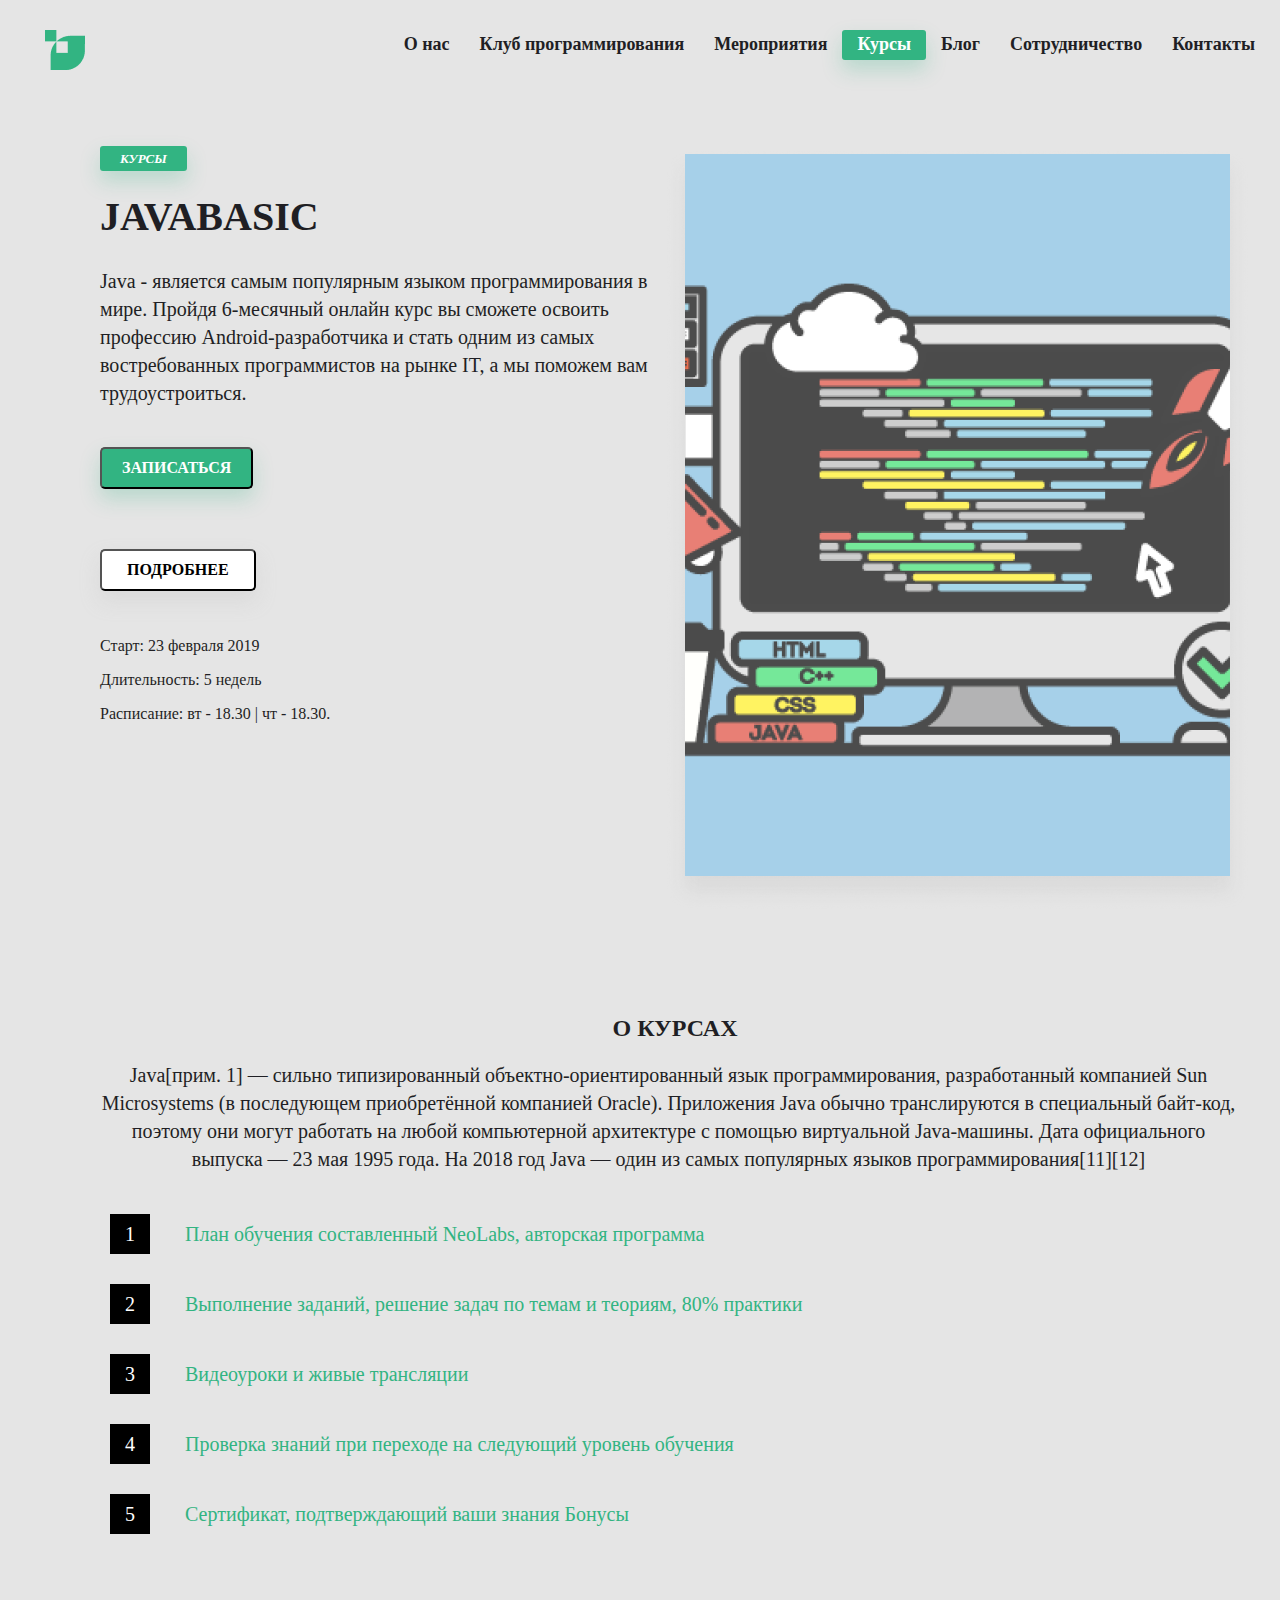
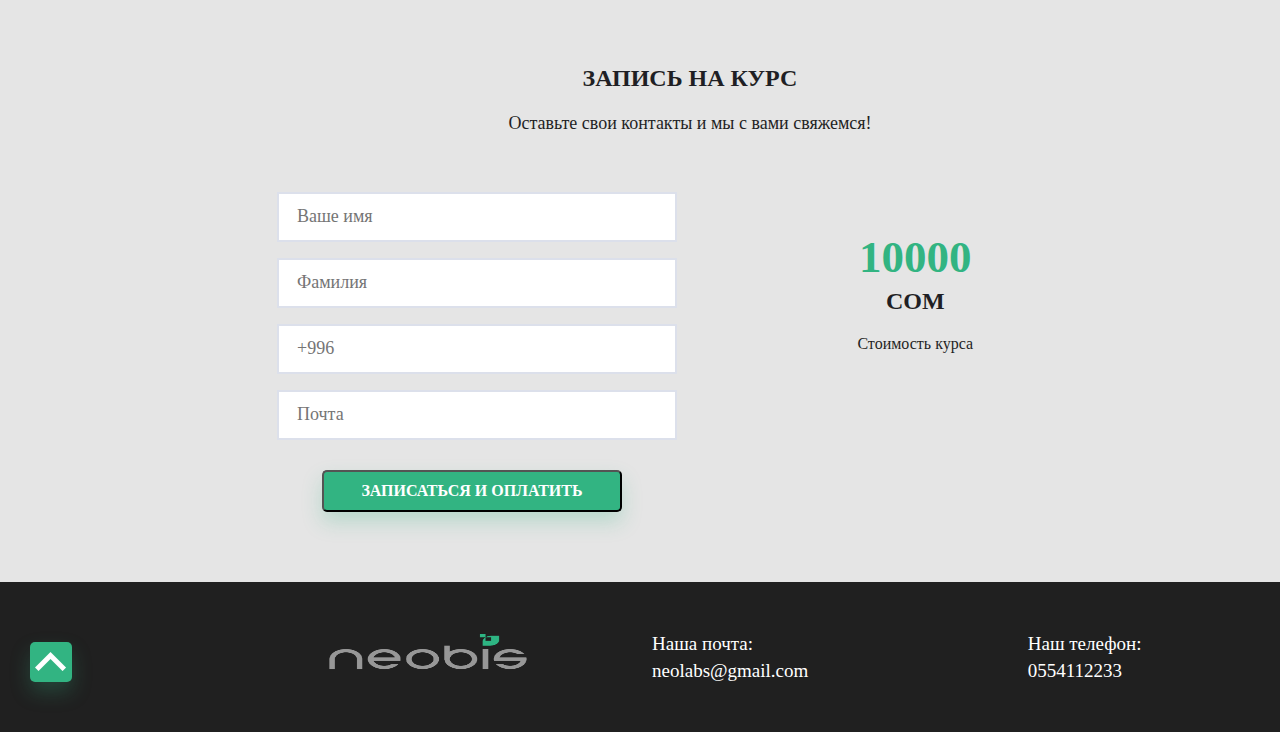
<file: Site_neobis/index.html>
<!DOCTYPE html>
<html lang="en">
<head>
	<meta charset="utf-8">
	<title> Site </title>
	<meta name="viewport" content="width=device-width,  maximum-scale=1">
	<link rel="stylesheet" type="text/css" href="style.css">
</head>
<body>
  <div id="root">
      <!-- Все компоненты должны быть внутри diva с классом wrapper--->
	<!--Вот так
		<div class="wrapper">
			<Component>
				...
		</div>

	-->
      <!-- Пожалуйста просто так не измените структуры верстку -->
	    <div class="wrapper">
            <header class="header" id="header">
          	    <div class="header__container">
					<a class="menu-nav__link logo-neobis" href="#">
						<img src="img/logo-neobis.png" >
					</a>
					<nav class="menu-nav">
						<ul class="menu-nav__list">
							<li class="menu-nav__item">
								<a class="menu-nav__link" href="#">О нас</a>
							</li>
							<li class="menu-nav__item">
								<a class="menu-nav__link" href="#">Клуб программирования</a>
							</li>
							<li class="menu-nav__item">
								<a class="menu-nav__link" href="#">Мероприятия</a>
							</li>
							<li class="menu-nav__item">
								<a class="menu-nav__link  active" href="#">Курсы</a>
							</li>
							<li class="menu-nav__item">
								<a class="menu-nav__link" href="#">Блог </a>
							</li>
							<li class="menu-nav__item">
								<a class="menu-nav__link" href="#">Сотрудничество</a>
							</li>
							<li class="menu-nav__item">
								<a class="menu-nav__link" href="#">Контакты </a>
							</li>
						</ul>
					</nav>
	
				
			    </div>
            </header>
          	<main class="main">
          		<div class="info">
          			<div class="description-content">
          				<span class="tags active">КУРСЫ </span>
          				<h1 class="title">JAVABASIC</h1>
          				<div class="description">
          					Java - является самым популярным языком программирования в мире. Пройдя 6-месячный онлайн курс вы сможете освоить профессию Android-разработчика и стать одним из самых востребованных программистов на рынке IT, а мы поможем вам трудоустроиться. 
          				</div>
          				<button class="btn active"><a href="#form-course">ЗАПИСАТЬСЯ</a></button><br>
          				<button class="btn read-more"><a href="#read-more">ПОДРОБНЕЕ</a></button><br>
          				<p class="start_course"> Старт: 23 февраля 2019</p>
          				<p class="duration_course">Длительность: 5 недель</p>
          				<p class="schedule_course">Расписание: вт - 18.30 | чт - 18.30.</p>

          			</div>
          			<div class="photo-course">
          				<img src="img/photo course.png">
          			</div>          			
          		</div>
          		<div class="about-course" id="read-more">
          			<h1 class="title">О Курсах</h1>
          			<div class="description">Java[прим. 1] — сильно типизированный объектно-ориентированный язык программирования, разработанный компанией Sun Microsystems (в последующем приобретённой компанией Oracle). Приложения Java обычно транслируются в специальный байт-код, поэтому они могут работать на любой компьютерной архитектуре с помощью виртуальной Java-машины. Дата официального выпуска — 23 мая 1995 года. На 2018 год Java — один из самых популярных языков программирования[11][12]</div>
          			<ol class="stage-plan">
          				<li class="stage-plan__item">План обучения составленный NeoLabs, авторская программа</li>
          				<li class="stage-plan__item">Выполнение заданий, решение задач по темам и теориям, 80% практики </li>
          				<li class="stage-plan__item">Видеоуроки и живые трансляции </li>
          				<li class="stage-plan__item">Проверка знаний при переходе на следующий уровень обучения</li>
          				<li class="stage-plan__item">Сертификат, подтверждающий ваши знания Бонусы </li>
          			</ol>
          		</div>
          		<div class="form-course" id="form-course">
          			<h1 class="title">Запись на курс </h1>
					<div class="subtitle">Оставьте свои контакты и мы с вами свяжемся!</div>
					<div class="block-form">
	          			<form action="index.php" method="post" name="application" autocomplete="on"  enctype="text/plain" class="form">
							<input type="text" id="name" name="name" placeholder="Ваше имя" required class="form__input">
							<input type="text" id="surname"  name="surname" placeholder="Фамилия " class="form__input" required>
							<input type="tel" id="phone" name="phone" 
							      placeholder="+996" required class="form__input">
							<input type="email" id="email"
	       						 size="30" required placeholder="Почта" class="form__input">
							<button type="submit" class="active btn">ЗАПИСАТЬСЯ И ОПЛАТИТЬ </button>
						</form>
						<div class="cost-course">
							<h1 class="money">10000 </h1>
							<h2 class="currency"> СОМ </h2>
							<div class="caption-cost-course">Стоимость курса</div>
						</div>
					</div>
          		</div>
          	</main>
          	<footer class="footer">
          		<a href="#header" class="btn btn-top active">
          			<img src="img/btn top.png" class="btn-top__img">
          		</a>
          		<div class="neobis_logo_footer">
          			<img src="img/neobis_logo_footer.png" style="width: 200px; height: 40px;">
          		</div>
          		<div class="our_email">
          			Наша почта: neolabs@gmail.com 
          		</div>
          		<div class="our_tel_number">
          			Наш телефон: 0554112233
          		</div>

          	</footer>
	    </div>
  </div>
</body>
</html>
</file>
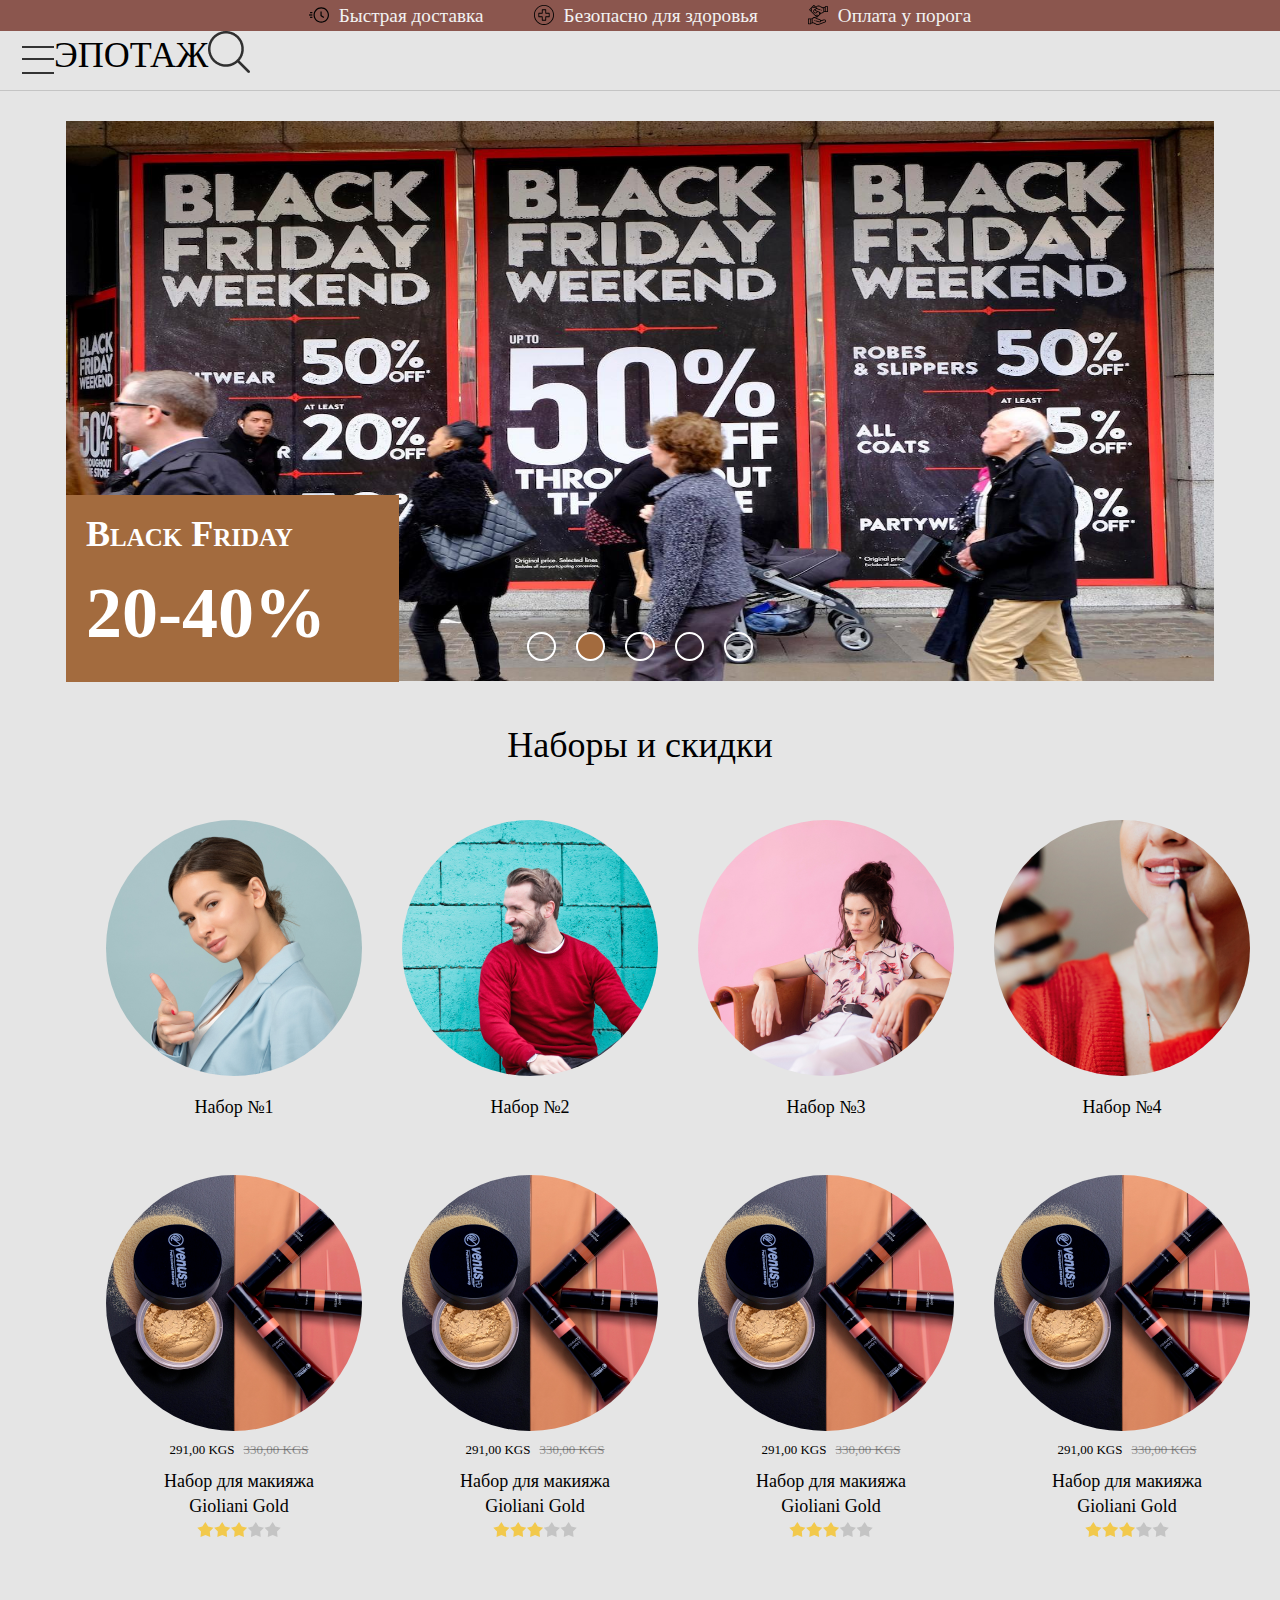
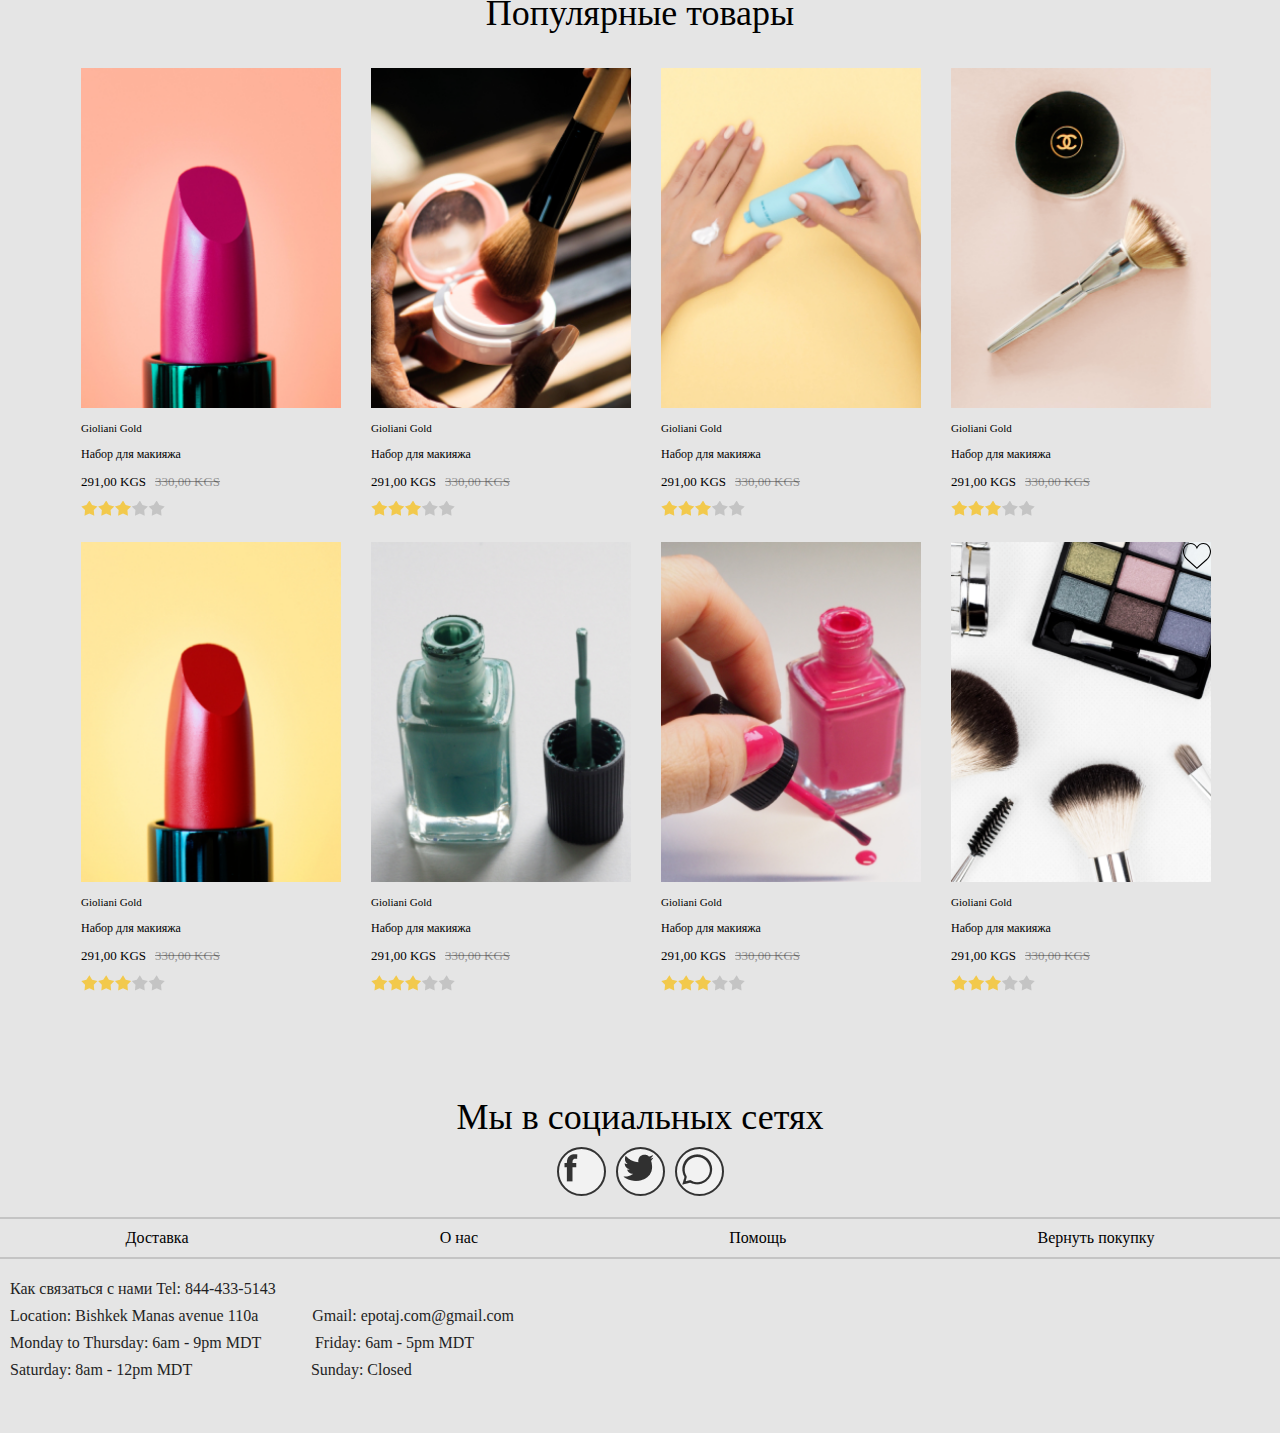
<file: Projects/online_store/first_option/index.html>
﻿<!DOCTYPE html>
<html lang="en">
<head>
	<meta charset="utf-8">
	<title> Site </title>
	<meta name="viewport" content="width=device-width,  maximum-scale=1">
	<link rel="stylesheet" type="text/css" href="style.css">
</head>
<body>
  <div id="root">
      <!-- Все компоненты должны быть внутри diva с классом wrapper--->
	<!--Вот так
		<div class="wrapper">
			<Component>
				...
		</div>

	-->
      <!-- Пожалуйста просто так не измените структуры верстку -->
	    <div class="wrapper">
            <header class="header" id="header">
            	<div class="message">
            		<span class="message-item icon-1">Быстрая доставка</span>
            		<span class="message-item icon-2">Безопасно для здоровья </span>
            		<span class="message-item icon-3">Оплата у порога</span>

            	</div>
          	    <div class="header__container">
          	    	
						<input id="menu__toggle" type="checkbox" />
						    <label class="menu__btn" for="menu__toggle">
						      <span></span>
						    </label>
					<div class="logo title">
						ЭПОТАЖ
					</div>
					<img src="images/Vector.png" class="search-img">    
					
				
			    </div>
			    <ul class="menu__box">
					
				</ul>
            </header>

          	<main class="main">
          		<div class="slider-banner active" id="photo">
					<div class="wrap">
							<div class="slider-item fade">
								<img src="img/black-friday-fashion-friends-1345082.png" alt="slider">
								<div class="discount-content">
									<h3 class="discount-title">Black Friday </h3>
									<h2 class="discount-percent"> 20-35% </h2>
								</div>
							</div>
							<div class="slider-item fade">
								<img src="img/blackfridayanuncios.jpg" alt="slider">
								<div class="discount-content">
									<h3 class="discount-title">Black Friday </h3>
									<h2 class="discount-percent"> 20-40% </h2>
								</div>
							</div>
							<div class="slider-item fade">
								<img src="img/365-hero-lg.fit_limit.size_800x450.v_1549049307.jpg" alt="slider">
								<div class="discount-content">
									<h3 class="discount-title">Black Friday </h3>
									<h2 class="discount-percent"> 10-20% </h2>
								</div>
							</div>
							<div class="slider-item fade">
								<img src="img/Black-friday-shopping-920x518.jpg" alt="slider">
								<div class="discount-content">
									<h3 class="discount-title">Black Friday </h3>
									<h2 class="discount-percent"> 10-15% </h2>
								</div>
							</div>
							<div class="slider-item fade">
								<img src="img/6x3_BlackFriday_OR.jpg" alt="slider">
								<div class="discount-content">
									<h3 class="discount-title">Black Friday </h3>
									<h2 class="discount-percent"> 20-25% </h2>
								</div>
							</div>
							<div class="slider-dots">
								<div class="dot dot-active"></div>
								<div class="dot"></div>
								<div class="dot"></div>
								<div class="dot"></div>
								<div class="dot"></div>
							</div>
					</div>
				</div>
				<div class="content active">
					<h1 class="title set-content__title">Наборы и скидки</h1>
		        		<div class="first-row set-content">
		        			<div class="prev-slide"></div>
		        			<div class="slider-set">
		        				<div class="set-item">
		        					<a href="#">
		        						<img src="img/blue-contemporary-facial-expression-1036622.png" class="set-img">
		        						<h2 class="title">Набор №1</h2>
		        					</a>
		        				</div>
		        				<div class="set-item">
		        					<a href="#">
		        						<img src="img/adult-beard-cement-845434.png" class="set-img">
		        						<h2 class="title">Набор №2</h2>
		        					</a>
		        				</div>
		        				<div class="set-item">
		        					<a href="#">
		        						<img src="img/attractive-beautiful-chair-1070030.png" class="set-img">
		        						<h2 class="title">Набор №3</h2>
		        					</a>
		        				</div>
		        				<div class="set-item">
		        					<a href="#">
		        						<img src="img/close-up-colors-compact-mirror-1898290.png" class="set-img">
		        						<h2 class="title">Набор №4</h2>
		        					</a>
		        				</div>
		        			</div>
		        			<div class="next-slide"></div>
		        			</div>
		        		</div>
		        		<div class="seconf-row set-content">
		        			<div class="prev-slide"></div>
		        			<div class="slider-set">
		        				<div class="set-item">
		        					<a href="#">
		        						<img src="img/beautiful-woman-liquid-make-up-1776318.png" class="set-img">
		        						<div class="description">
		        							<span class="discount-price">291,00 KGS</span>
		        							<span class="price-product">330,00 KGS </span>
		        							<h2 class="title">Набор для макияжа Gioliani Gold </h2>
		        							<div class="feedbacks">
		        								<div class="feedback  feedback-good"> </div>
			        							<div class="feedback  feedback-good"> </div>
			        							<div class="feedback  feedback-good"> </div>
			        							<div class="feedback  feedback-bad"> </div>
			        							<div class="feedback  feedback-bad"> </div>
		        							</div>
		        						</div>
		        					</a>
		        				</div>
		        				<div class="set-item">
		        					<a href="#">
		        						<img src="img/beautiful-woman-liquid-make-up-1776318.png" class="set-img">
		        						<div class="description">
		        							<span class="discount-price">291,00 KGS</span>
		        							<span class="price-product">330,00 KGS </span>
		        							<h2 class="title">Набор для макияжа Gioliani Gold </h2>
		        							<div class="feedbacks">
		        								<div class="feedback  feedback-good"> </div>
			        							<div class="feedback  feedback-good"> </div>
			        							<div class="feedback  feedback-good"> </div>
			        							<div class="feedback  feedback-bad"> </div>
			        							<div class="feedback  feedback-bad"> </div>
		        							</div>
		        						</div>
		        					</a>
		        				</div>
		        				<div class="set-item">
		        					<a href="#">
		        						<img src="img/beautiful-woman-liquid-make-up-1776318.png" class="set-img">
		        						<div class="description">
		        							<span class="discount-price">291,00 KGS</span>
		        							<span class="price-product">330,00 KGS </span>
		        							<h2 class="title">Набор для макияжа Gioliani Gold </h2>
		        							<div class="feedbacks">
		        								<div class="feedback  feedback-good"> </div>
			        							<div class="feedback  feedback-good"> </div>
			        							<div class="feedback  feedback-good"> </div>
			        							<div class="feedback  feedback-bad"> </div>
			        							<div class="feedback  feedback-bad"> </div>
		        							</div>
		        						</div>
		        					</a>
		        				</div>
		        				<div class="set-item">
		        					<a href="#">
		        						<img src="img/beautiful-woman-liquid-make-up-1776318.png" class="set-img">
		        						<div class="description">
		        							<span class="discount-price">291,00 KGS</span>
		        							<span class="price-product">330,00 KGS </span>
		        							<h2 class="title">Набор для макияжа Gioliani Gold </h2>
		        							<div class="feedbacks">
		        								<div class="feedback  feedback-good"> </div>
			        							<div class="feedback  feedback-good"> </div>
			        							<div class="feedback  feedback-good"> </div>
			        							<div class="feedback  feedback-bad"> </div>
			        							<div class="feedback  feedback-bad"> </div>
		        							</div>
		        						</div>
		        					</a>
		        				</div>
		        			</div>
		        			<div class="next-slide"></div>
		        		</div>
		        		
		        	<h1 class="title set-content__title">Популярные товары</h1>
		        	<div class="popular-goods__content"> 
		        		<div class="popular-goods"> 
						<div class="item">
							<a href="#">
								<img src="images/accessory-background-beauty-988863.png"  class="foto">
		        						<div class="description">
		        							<h2 class="name-product">Gioliani Gold </h2>
		        							<h2 class="product-type">Набор для макияжа</h2>
		        							<span class="discount-price">291,00 KGS</span>
		        							<span class="price-product">330,00 KGS </span>
		        							<div class="feedbacks">
		        								<div class="feedback  feedback-good"> </div>
			        							<div class="feedback  feedback-good"> </div>
			        							<div class="feedback  feedback-good"> </div>
			        							<div class="feedback  feedback-bad"> </div>
			        							<div class="feedback  feedback-bad"> </div>
		        							</div>
		        				</div>
							</a>
						</div>
						<div class="item">
							<a href="#">
								<img src="images/adult-applying-blush-1332186.png"  class="foto">
		        						<div class="description">
		        							<h2 class="name-product">Gioliani Gold </h2>
		        							<h2 class="product-type">Набор для макияжа</h2>
		        							<span class="discount-price">291,00 KGS</span>
		        							<span class="price-product">330,00 KGS </span>
		        							<div class="feedbacks">
		        								<div class="feedback  feedback-good"> </div>
			        							<div class="feedback  feedback-good"> </div>
			        							<div class="feedback  feedback-good"> </div>
			        							<div class="feedback  feedback-bad"> </div>
			        							<div class="feedback  feedback-bad"> </div>
		        							</div>
		        				</div>
							</a>
						</div>
						<div class="item">
							<a href="#">
								<img src="images/adult-beauty-cosmetic-1029896.png"  class="foto">
		        						<div class="description">
		        							<h2 class="name-product">Gioliani Gold </h2>
		        							<h2 class="product-type">Набор для макияжа</h2>
		        							<span class="discount-price">291,00 KGS</span>
		        							<span class="price-product">330,00 KGS </span>
		        							<div class="feedbacks">
		        								<div class="feedback  feedback-good"> </div>
			        							<div class="feedback  feedback-good"> </div>
			        							<div class="feedback  feedback-good"> </div>
			        							<div class="feedback  feedback-bad"> </div>
			        							<div class="feedback  feedback-bad"> </div>
		        							</div>
		        				</div>
							</a>
						</div>
						<div class="item">
							<a href="#">
								<img src="images/background-brand-chanel-1470165.png"  class="foto">
		        						<div class="description">
		        							<h2 class="name-product">Gioliani Gold </h2>
		        							<h2 class="product-type">Набор для макияжа</h2>
		        							<span class="discount-price">291,00 KGS</span>
		        							<span class="price-product">330,00 KGS </span>
		        							<div class="feedbacks">
		        								<div class="feedback  feedback-good"> </div>
			        							<div class="feedback  feedback-good"> </div>
			        							<div class="feedback  feedback-good"> </div>
			        							<div class="feedback  feedback-bad"> </div>
			        							<div class="feedback  feedback-bad"> </div>
		        							</div>
		        				</div>
							</a>
						</div>
						<div class="item">
							<a href="#">
								<img src="images/beauty-close-up-cosmetics-1615017.png"  class="foto">
		        						<div class="description">
		        							<h2 class="name-product">Gioliani Gold </h2>
		        							<h2 class="product-type">Набор для макияжа</h2>
		        							<span class="discount-price">291,00 KGS</span>
		        							<span class="price-product">330,00 KGS </span>
		        							<div class="feedbacks">
		        								<div class="feedback  feedback-good"> </div>
			        							<div class="feedback  feedback-good"> </div>
			        							<div class="feedback  feedback-good"> </div>
			        							<div class="feedback  feedback-bad"> </div>
			        							<div class="feedback  feedback-bad"> </div>
		        							</div>
		        				</div>
							</a>
						</div>
						<div class="item">
							<a href="#">
								<img src="images/bottle-brush-close-to-755993.png"  class="foto">
		        						<div class="description">
		        							<h2 class="name-product">Gioliani Gold </h2>
		        							<h2 class="product-type">Набор для макияжа</h2>
		        							<span class="discount-price">291,00 KGS</span>
		        							<span class="price-product">330,00 KGS </span>
		        							<div class="feedbacks">
		        								<div class="feedback  feedback-good"> </div>
			        							<div class="feedback  feedback-good"> </div>
			        							<div class="feedback  feedback-good"> </div>
			        							<div class="feedback  feedback-bad"> </div>
			        							<div class="feedback  feedback-bad"> </div>
		        							</div>
		        				</div>
							</a>
						</div>
						<div class="item">
							<a href="#">
								<img src="images/bottle-brush-close-up-791157.png"  class="foto">
		        						<div class="description">
		        							<h2 class="name-product">Gioliani Gold </h2>
		        							<h2 class="product-type">Набор для макияжа</h2>
		        							<span class="discount-price">291,00 KGS</span>
		        							<span class="price-product">330,00 KGS </span>
		        							<div class="feedbacks">
		        								<div class="feedback  feedback-good"> </div>
			        							<div class="feedback  feedback-good"> </div>
			        							<div class="feedback  feedback-good"> </div>
			        							<div class="feedback  feedback-bad"> </div>
			        							<div class="feedback  feedback-bad"> </div>
		        							</div>
		        				</div>
							</a>
						</div>
						<div class="item">
							<a href="#">
								<img src="images/cosmetic-eyeshadow-make-up-208052.png" class="foto">
		        						<div class="description">
		        							<h2 class="name-product">Gioliani Gold </h2>
		        							<h2 class="product-type">Набор для макияжа</h2>
		        							<span class="discount-price">291,00 KGS</span>
		        							<span class="price-product">330,00 KGS </span>
		        							<div class="feedbacks">
		        								<div class="feedback  feedback-good"> </div>
			        							<div class="feedback  feedback-good"> </div>
			        							<div class="feedback  feedback-good"> </div>
			        							<div class="feedback  feedback-bad"> </div>
			        							<div class="feedback  feedback-bad"> </div>
		        							</div>
		        				</div>
		        				<img src="icons/like.svg" class="like-img">
							</a>
						</div>
					  </div>
		        	</div>
				<div class="content-category">
					<div class="navigation">
	          			<div class="home">Home</div>
	          			<div class="arrow"></div>
	          			<div class="category">Макияж</div>
	          		</div>
				</div>
          	</main>
          	<footer class="footer">
          		<div class="social-networks-content">
          			<h1 class="title">Мы в социальных сетях </h1>
          			<div class="social-networks-link">
          				<a href=""><img src="images/Vector (2).png"></a>
          				<a href=""><img src="images/Vector (1).png"></a>
          				<a href=""><img src="images/Vector (3).png"></a>
          			</div>
          			<ul class="footer-links">
          						<li><a href="#">Доставка</a></li>
          						<li><a href="#">О нас </a></li>
          						<li><a href="#">Помощь</a></li>
          						<li><a href="#">Вернуть покупку</a></li>
          						
          			</ul>
          			<div class="connection">
          				Как связаться с нами Tel: 844-433-5143 <br>Location: Bishkek Manas avenue 110a    <span>Gmail: epotaj.com@gmail.com </span><br>Monday to Thursday: 6am - 9pm MDT <span>Friday: 6am - 5pm MDT</span><br> Saturday: 8am - 12pm MDT <span class="span-3">Sunday: Closed</span>
          			</div>
          		</div>
        	</footer>   
	    </div>
  </div>
   <script src="script.js"></script>  
</body>
</html>
</file>
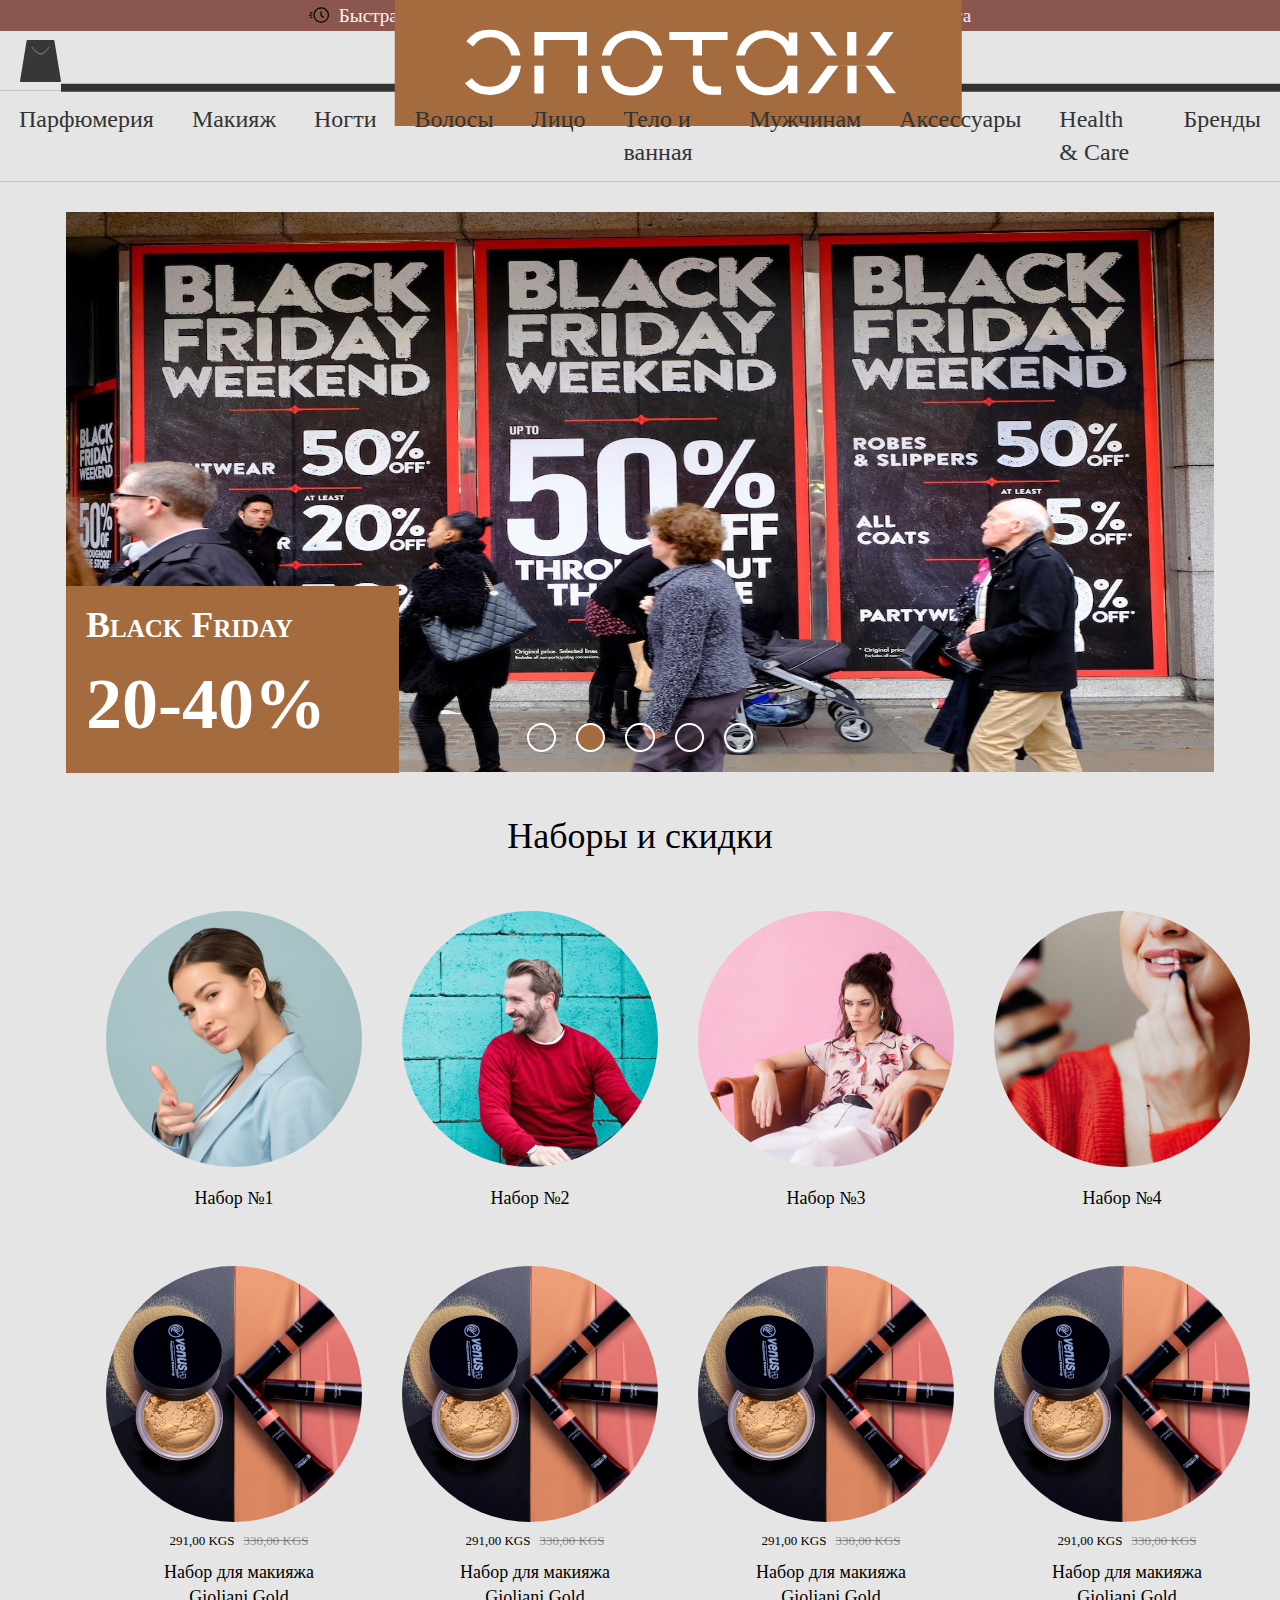
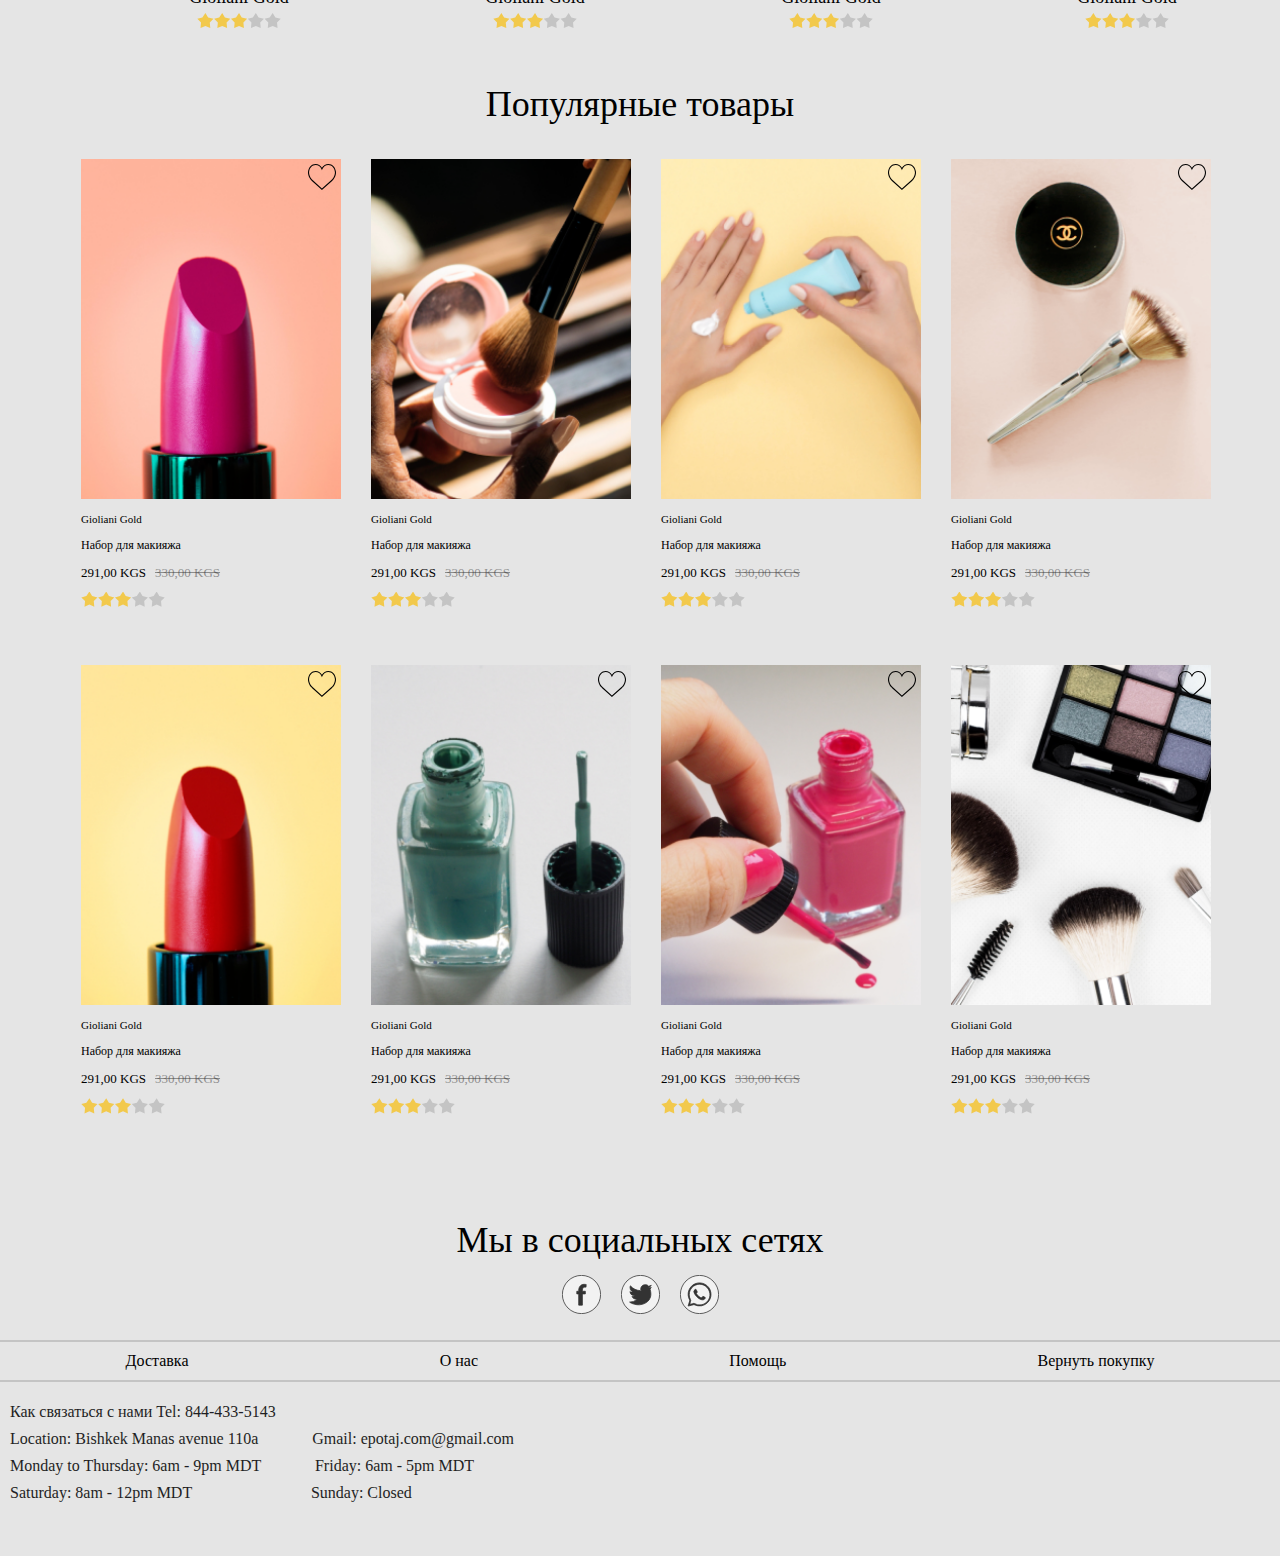
<file: Projects/online_store/second_option/index2.html>
﻿<!DOCTYPE html>
<html lang="en">
<head>
	<meta charset="utf-8">
	<title> Site </title>
	<meta name="viewport" content="width=device-width,  maximum-scale=1">
	<link rel="stylesheet" type="text/css" href="style2.css">
</head>
<body>
  <div id="root">
      <!-- Все компоненты должны быть внутри diva с классом wrapper--->
	<!--Вот так
		<div class="wrapper">
			<Component>
				...
		</div>

	-->
      <!-- Пожалуйста просто так не измените структуры верстку -->
	    <div class="wrapper">
            <header class="header" id="header">
            	<div class="message">
            		<span class="message-item icon-1">Быстрая доставка</span>
            		<span class="message-item icon-2">Безопасно для здоровья </span>
            		<span class="message-item icon-3">Оплата у порога</span>

            	</div>
          	    <div class="header__container">         	    					
					<img src="icons/shopping bag.svg" class="basket-img">  
					<img src="icons/logo epotaj.svg" class="logo-site">
					<img src="images/Vector.png" class="search-img">   								
			    </div>
			    <ul class="menu__box">
					<li><a class="menu__item" href="#">Парфюмерия </a></li>
					<li><a class="menu__item" href="#">Макияж</a></li>
					<li><a class="menu__item" href="#"> Ногти</a></li>
					<li><a class="menu__item" href="#">Волосы </a></li>
					<li><a class="menu__item" href="#">Лицо </a></li>
					<li><a class="menu__item" href="#">Тело и ванная </a></li>
					<li><a class="menu__item" href="#"> Мужчинам </a></li>
					<li><a class="menu__item" href="#"> Аксессуары</a></li>
					<li><a class="menu__item" href="#">Health & Care  </a></li>
					<li><a class="menu__item" href="#">Бренды </a></li>
				</ul>
            </header>

          	<main class="main">
          		<div class="slider-banner active" id="photo">
					<div class="wrap">
							<div class="slider-item fade">
								<img src="img/black-friday-fashion-friends-1345082.png" alt="slider">
								<div class="discount-content">
									<h3 class="discount-title">Black Friday </h3>
									<h2 class="discount-percent"> 20-35% </h2>
								</div>
							</div>
							<div class="slider-item fade">
								<img src="img/blackfridayanuncios.jpg" alt="slider">
								<div class="discount-content">
									<h3 class="discount-title">Black Friday </h3>
									<h2 class="discount-percent"> 20-40% </h2>
								</div>
							</div>
							<div class="slider-item fade">
								<img src="img/365-hero-lg.fit_limit.size_800x450.v_1549049307.jpg" alt="slider">
								<div class="discount-content">
									<h3 class="discount-title">Black Friday </h3>
									<h2 class="discount-percent"> 10-20% </h2>
								</div>
							</div>
							<div class="slider-item fade">
								<img src="img/Black-friday-shopping-920x518.jpg" alt="slider">
								<div class="discount-content">
									<h3 class="discount-title">Black Friday </h3>
									<h2 class="discount-percent"> 10-15% </h2>
								</div>
							</div>
							<div class="slider-item fade">
								<img src="img/6x3_BlackFriday_OR.jpg" alt="slider">
								<div class="discount-content">
									<h3 class="discount-title">Black Friday </h3>
									<h2 class="discount-percent"> 20-25% </h2>
								</div>
							</div>
							<div class="slider-dots">
								<div class="dot dot-active"></div>
								<div class="dot"></div>
								<div class="dot"></div>
								<div class="dot"></div>
								<div class="dot"></div>
							</div>
					</div>
				</div>
				<div class="content">

					<h1 class="title set-content__title">Наборы и скидки</h1>
		        		<div class="first-row set-content">
		        			<div class="prev-slide"></div>
		        			<div class="slider-set">
		        				<div class="set-item">
		        					<a href="#">
		        						<img src="img/blue-contemporary-facial-expression-1036622.png" class="set-img">
		        						<h2 class="title">Набор №1</h2>
		        					</a>
		        				</div>
		        				<div class="set-item">
		        					<a href="#">
		        						<img src="img/adult-beard-cement-845434.png" class="set-img">
		        						<h2 class="title">Набор №2</h2>
		        					</a>
		        				</div>
		        				<div class="set-item">
		        					<a href="#">
		        						<img src="img/attractive-beautiful-chair-1070030.png" class="set-img">
		        						<h2 class="title">Набор №3</h2>
		        					</a>
		        				</div>
		        				<div class="set-item">
		        					<a href="#">
		        						<img src="img/close-up-colors-compact-mirror-1898290.png" class="set-img">
		        						<h2 class="title">Набор №4</h2>
		        					</a>
		        				</div>
		        			</div>
		        			<div class="next-slide"></div>
		        			</div>
		        		</div>
		        		<div class="seconf-row set-content">
		        			<div class="prev-slide"></div>
		        			<div class="slider-set">
		        				<div class="set-item">
		        					<a href="#">
		        						<img src="img/beautiful-woman-liquid-make-up-1776318.png" class="set-img">
		        						<div class="description">
		        							<span class="discount-price">291,00 KGS</span>
		        							<span class="price-product">330,00 KGS </span>
		        							<h2 class="title">Набор для макияжа Gioliani Gold </h2>
		        							<div class="feedbacks">
		        								<div class="feedback  feedback-good"> </div>
			        							<div class="feedback  feedback-good"> </div>
			        							<div class="feedback  feedback-good"> </div>
			        							<div class="feedback  feedback-bad"> </div>
			        							<div class="feedback  feedback-bad"> </div>
		        							</div>
		        						</div>
		        					</a>
		        				</div>
		        				<div class="set-item">
		        					<a href="#">
		        						<img src="img/beautiful-woman-liquid-make-up-1776318.png" class="set-img">
		        						<div class="description">
		        							<span class="discount-price">291,00 KGS</span>
		        							<span class="price-product">330,00 KGS </span>
		        							<h2 class="title">Набор для макияжа Gioliani Gold </h2>
		        							<div class="feedbacks">
		        								<div class="feedback  feedback-good"> </div>
			        							<div class="feedback  feedback-good"> </div>
			        							<div class="feedback  feedback-good"> </div>
			        							<div class="feedback  feedback-bad"> </div>
			        							<div class="feedback  feedback-bad"> </div>
		        							</div>
		        						</div>
		        					</a>
		        				</div>
		        				<div class="set-item">
		        					<a href="#">
		        						<img src="img/beautiful-woman-liquid-make-up-1776318.png" class="set-img">
		        						<div class="description">
		        							<span class="discount-price">291,00 KGS</span>
		        							<span class="price-product">330,00 KGS </span>
		        							<h2 class="title">Набор для макияжа Gioliani Gold </h2>
		        							<div class="feedbacks">
		        								<div class="feedback  feedback-good"> </div>
			        							<div class="feedback  feedback-good"> </div>
			        							<div class="feedback  feedback-good"> </div>
			        							<div class="feedback  feedback-bad"> </div>
			        							<div class="feedback  feedback-bad"> </div>
		        							</div>
		        						</div>
		        					</a>
		        				</div>
		        				<div class="set-item">
		        					<a href="#">
		        						<img src="img/beautiful-woman-liquid-make-up-1776318.png" class="set-img">
		        						<div class="description">
		        							<span class="discount-price">291,00 KGS</span>
		        							<span class="price-product">330,00 KGS </span>
		        							<h2 class="title">Набор для макияжа Gioliani Gold </h2>
		        							<div class="feedbacks">
		        								<div class="feedback  feedback-good"> </div>
			        							<div class="feedback  feedback-good"> </div>
			        							<div class="feedback  feedback-good"> </div>
			        							<div class="feedback  feedback-bad"> </div>
			        							<div class="feedback  feedback-bad"> </div>
		        							</div>
		        						</div>
		        					</a>
		        				</div>
		        			</div>
		        			<div class="next-slide"></div>
		        		</div>
		        		
		        	<h1 class="title set-content__title">Популярные товары</h1>
		        	<div class="popular-goods__content"> 
		        		<div class="popular-goods"> 
						<div class="item">
							<a href="#">
								<img src="images/accessory-background-beauty-988863.png"  class="foto">
		        						<div class="description">
		        							<h2 class="name-product">Gioliani Gold </h2>
		        							<h2 class="product-type">Набор для макияжа</h2>
		        							<span class="discount-price">291,00 KGS</span>
		        							<span class="price-product">330,00 KGS </span>
		        							<div class="feedbacks">
		        								<div class="feedback  feedback-good"> </div>
			        							<div class="feedback  feedback-good"> </div>
			        							<div class="feedback  feedback-good"> </div>
			        							<div class="feedback  feedback-bad"> </div>
			        							<div class="feedback  feedback-bad"> </div>
		        							</div>
		        				</div>
							</a>
							<img src="icons/like.svg" class="like-img">
						</div>
						<div class="item">
							<a href="#">
								<img src="images/adult-applying-blush-1332186.png"  class="foto">
		        						<div class="description">
		        							<h2 class="name-product">Gioliani Gold </h2>
		        							<h2 class="product-type">Набор для макияжа</h2>
		        							<span class="discount-price">291,00 KGS</span>
		        							<span class="price-product">330,00 KGS </span>
		        							<div class="feedbacks">
		        								<div class="feedback  feedback-good"> </div>
			        							<div class="feedback  feedback-good"> </div>
			        							<div class="feedback  feedback-good"> </div>
			        							<div class="feedback  feedback-bad"> </div>
			        							<div class="feedback  feedback-bad"> </div>
		        							</div>
		        				
		        				</div>
							</a>
							<div class="heart"></div>
						</div>
						<div class="item">
							<a href="#">
								<img src="images/adult-beauty-cosmetic-1029896.png"  class="foto">
		        						<div class="description">
		        							<h2 class="name-product">Gioliani Gold </h2>
		        							<h2 class="product-type">Набор для макияжа</h2>
		        							<span class="discount-price">291,00 KGS</span>
		        							<span class="price-product">330,00 KGS </span>
		        							<div class="feedbacks">
		        								<div class="feedback  feedback-good"> </div>
			        							<div class="feedback  feedback-good"> </div>
			        							<div class="feedback  feedback-good"> </div>
			        							<div class="feedback  feedback-bad"> </div>
			        							<div class="feedback  feedback-bad"> </div>
		        							</div>
		        			
		        				</div>
							</a>
							<img src="icons/like.svg" class="like-img">
						</div>
						<div class="item">
							<a href="#">
								<img src="images/background-brand-chanel-1470165.png"  class="foto">
		        						<div class="description">
		        							<h2 class="name-product">Gioliani Gold </h2>
		        							<h2 class="product-type">Набор для макияжа</h2>
		        							<span class="discount-price">291,00 KGS</span>
		        							<span class="price-product">330,00 KGS </span>
		        							<div class="feedbacks">
		        								<div class="feedback  feedback-good"> </div>
			        							<div class="feedback  feedback-good"> </div>
			        							<div class="feedback  feedback-good"> </div>
			        							<div class="feedback  feedback-bad"> </div>
			        							<div class="feedback  feedback-bad"> </div>
		        							</div>
		        				</div>
							</a>
							<img src="icons/like.svg" class="like-img">
						</div>
						<div class="item">
							<a href="#">
								<img src="images/beauty-close-up-cosmetics-1615017.png"  class="foto">
		        						<div class="description">
		        							<h2 class="name-product">Gioliani Gold </h2>
		        							<h2 class="product-type">Набор для макияжа</h2>
		        							<span class="discount-price">291,00 KGS</span>
		        							<span class="price-product">330,00 KGS </span>
		        							<div class="feedbacks">
		        								<div class="feedback  feedback-good"> </div>
			        							<div class="feedback  feedback-good"> </div>
			        							<div class="feedback  feedback-good"> </div>
			        							<div class="feedback  feedback-bad"> </div>
			        							<div class="feedback  feedback-bad"> </div>
		        							</div>
		        				</div>
							</a>
							<img src="icons/like.svg" class="like-img">
						</div>
						<div class="item">
							<a href="#">
								<img src="images/bottle-brush-close-to-755993.png"  class="foto">
		        						<div class="description">
		        							<h2 class="name-product">Gioliani Gold </h2>
		        							<h2 class="product-type">Набор для макияжа</h2>
		        							<span class="discount-price">291,00 KGS</span>
		        							<span class="price-product">330,00 KGS </span>
		        							<div class="feedbacks">
		        								<div class="feedback  feedback-good"> </div>
			        							<div class="feedback  feedback-good"> </div>
			        							<div class="feedback  feedback-good"> </div>
			        							<div class="feedback  feedback-bad"> </div>
			        							<div class="feedback  feedback-bad"> </div>
		        							</div>
		        				</div>
							</a>
							<img src="icons/like.svg" class="like-img">
						</div>
						<div class="item">
							<a href="#">
								<img src="images/bottle-brush-close-up-791157.png"  class="foto">
		        						<div class="description">
		        							<h2 class="name-product">Gioliani Gold </h2>
		        							<h2 class="product-type">Набор для макияжа</h2>
		        							<span class="discount-price">291,00 KGS</span>
		        							<span class="price-product">330,00 KGS </span>
		        							<div class="feedbacks">
		        								<div class="feedback  feedback-good"> </div>
			        							<div class="feedback  feedback-good"> </div>
			        							<div class="feedback  feedback-good"> </div>
			        							<div class="feedback  feedback-bad"> </div>
			        							<div class="feedback  feedback-bad"> </div>
		        							</div>

		        				</div>
							</a>
							<img src="icons/like.svg" class="like-img">
						</div>
						<div class="item">
							<a href="#">
								<img src="images/cosmetic-eyeshadow-make-up-208052.png" class="foto">
		        						<div class="description">
		        							<h2 class="name-product">Gioliani Gold </h2>
		        							<h2 class="product-type">Набор для макияжа</h2>
		        							<span class="discount-price">291,00 KGS</span>
		        							<span class="price-product">330,00 KGS </span>
		        							<div class="feedbacks">
		        								<div class="feedback  feedback-good"> </div>
			        							<div class="feedback  feedback-good"> </div>
			        							<div class="feedback  feedback-good"> </div>
			        							<div class="feedback  feedback-bad"> </div>
			        							<div class="feedback  feedback-bad"> </div>
		        							</div>
		        					</div>
							</a>
							<img src="icons/like.svg" class="like-img">
						</div>
					  </div>
		        	</div>
				
          	</main>
          	<footer class="footer">
          		<div class="social-networks-content">
          			<h1 class="title">Мы в социальных сетях </h1>
          			<div class="social-networks-link">
          				<a href=""><img src="icons/FB svg.svg"></a>
          				<a href=""><img src="icons/Twitter%20svg.svg"></a>
          				<a href=""><img src="icons/Whatsup%20svg.svg"></a>
          			</div>
          			<ul class="footer-links">
          						<li><a href="#">Доставка</a></li>
          						<li><a href="#">О нас </a></li>
          						<li><a href="#">Помощь</a></li>
          						<li><a href="#">Вернуть покупку</a></li>
          						
          			</ul>
          			<div class="connection">
          				Как связаться с нами Tel: 844-433-5143 <br>Location: Bishkek Manas avenue 110a    <span>Gmail: epotaj.com@gmail.com </span><br>Monday to Thursday: 6am - 9pm MDT <span>Friday: 6am - 5pm MDT</span><br> Saturday: 8am - 12pm MDT <span class="span-3">Sunday: Closed</span>
          			</div>
          		</div>
        	</footer>   
	    </div>
  </div>
   <script src="script2.js"></script>  
</body>
</html>
</file>
<file: Site_neobis/style.css>
* {
	box-sizing: border-box;
    padding: 0;
    outline: none;
	font-family: Roboto;
}

html,
body,
.wrapper {
	width: 100%;
	height: 100%;
	font-size: 16px;
	margin: 0;
	padding: 0;
	color: #1f1f24;
	background: #E5E5E5;
}


.wrapper {
	overflow-x: hidden;
	position: relative;
	margin: 0px auto;
	max-width: 1520px;
	display: flex;
	flex-flow: column nowrap;
}


/* Header */
a {
	text-decoration: none;
	color: white;
}

ul,ol {
	list-style: none;
	padding: 0px;
}

.header {
	width: 100%;
	margin: 30px ;
}

.header__container {
	display: flex;
}
.menu-nav {
	margin-right: 40px;
}
.header
.menu-nav__link {
	display: inline-block;
	color: #1f1f24;
	line-height: 1.6em;
	border-bottom: 1px solid transparent;
	transition-duration: .3s;
	transition-property: color, border-color;
	padding: 0 15px;
}


.header .menu-nav__list {
	display: flex;
	flex-flow: row nowrap;
	justify-content: flex-end;
	align-items: center;
	align-content: center;
	padding: 0px;
	margin: 0px;
}

.menu-nav__list .menu-nav__item {
	font-family: Raleway;
	font-weight: bold;
	font-size: 18px;
	text-align: center;
}

.header .logo-neobis {
	flex:1;
	align-self: flex-start;
}


.active {
	background: #32B482;
	box-shadow: 0px 10px 20px rgba(50, 180, 130, 0.25);
	border-radius: 3px;
	color: white !important;
}


/*  main */

.main {
	display: flex;
	flex-flow: column nowrap;
	justify-content: space-around;
}


/* info */


.info {
	display: flex;
	padding: 40px 30px 40px 100px;
}

.info .title {
	font-family: Raleway;
	font-style: normal;
	font-weight: 900;
	font-size: 40px;
	line-height: normal;
	text-transform: uppercase;
	text-align: left;
}

.tags {
	height: 21.12px;
	font-weight: bold;
	font-size: 12.96px;
	text-align: center;
	padding: 5px 20px;
	margin-bottom: 100px;
	font-style: italic;
}

.description {
	font-size: 20px;
	line-height: 28px;
	margin-bottom: 10px;
	margin-right:  13px;
}

.btn {
	margin: 30px 0px;
	padding: 10px 20px;
	text-align: center;
	font-weight: 800;
	font-family: Raleway;
	font-size: 16px;
	border-radius: 5px;
	color: black;
}

.read-more {
background: -webkit-linear-gradient(bottom, #FFFFFF, #FFFFFF);
background: -o-linear-gradient(bottom, #FFFFFF, #FFFFFF);
background: linear-gradient(to top, #FFFFFF, #FFFFFF);
	box-shadow: 0px 10px 20px rgba(187, 187, 187, 0.25);	
	padding: 10px 25px;
}

.read-more a {
	color: black;
}

/* About-course */

.about-course {
	display: flex;
	flex-flow: column nowrap;
	padding: 40px 30px 40px 100px;
}

.title {
	text-align: center;
	font-family: Raleway;
	font-weight: 900;
	font-size: 24px;
	line-height: 34px;
	text-align: center;
	text-transform: uppercase;
}

.about-course .description, .subtitle {
	text-align: center;
}

.subtitle {
	font-size: 18px;
	line-height: 25px;
	text-align: center;
}

.about-course  .stage-plan {
  counter-reset: myCounter;
  padding: 0px;
}

.about-course .stage-plan__item {
	font-weight: 500;
	font-size: 20px;
	line-height: 28px;
	color: #32B482;
	padding:  10px;
	list-style: none;
}

 
.about-course  .stage-plan__item:before {
  counter-increment: myCounter;
  content:counter(myCounter);
  color: white;
  background: black;
  display: inline-block;
  text-align: center;
  margin: 5px 35px 5px 0px;
  line-height: 40px;
  width: 40px;
  height: 40px;
} 

.form-course {
	display: flex;
	flex-flow: column nowrap;
	padding: 40px 0px 40px 100px;
	text-align: center;
}

.form {
	display: flex;
	flex-flow: column nowrap;
	margin-left: 15%;
}

.block-form {
	display: flex;
	margin-top: 40px;
	text-align: center;
}

.form-course .form__input {
	width: 400px;
	height: 50px;
	margin-top: 16px;
    padding: 1.1em 1em;
    font-size: 1.125rem;
    line-height: 1em;
    border: 2px solid #dce0eb;
    color: #1f1f24;
    outline: none;
}

.block-form .btn {
	width: 300px;
	text-align: center;
	margin-left: 45px;
}

.cost-course {
	margin:50px 45% 70px 15%;
}

.cost-course .money {
	font-family: Raleway;
	font-style: normal;
	font-weight: 900;
	font-size: 45px;
	text-align: center;
	margin: 5px;
	color: #32B482;
}

.cost-course .currency {
	font-family: Raleway;
	font-style: normal;
	font-weight: 900;
	text-align: center;
	margin-top: 5px;
}

.footer {
	display: flex;
	background: #202020;
	width: 100%;
	height: 150px;
	color: white;
}

.btn-top {
	margin:60px 0px 50px 30px;
	padding: 10px 5px 5px 5px;
}
.btn-top__img {
	text-align: center;
}

.neobis_logo_footer {
	margin: 50px 50px 60px 20%;
}

.footer .our_email {
	width: 250px; /* Ширина блока */
    padding: 10px; /* Поля */
	font-size: 19px;
	line-height: 27px;
    word-wrap: break-word; /* Перенос слов */
    margin: 3% 5%;
}

.footer .our_tel_number {
	width: 200px; /* Ширина блока */
    padding: 10px; /* Поля */
	font-size: 19px;
	line-height: 27px;
    word-wrap: break-word; /* Перенос слов */
    margin: 3% 5%;
}
</file>
<file: Projects/online_store/first_option/style.css>
* {
	box-sizing: border-box;
    padding: 0;
    outline: none;
	font-family: Open Sans;
}


a {
	text-decoration: none;
	color: black;
}

ul,ol {
	list-style: none;
	padding: 0px;
}

html,
body,
.wrapper {
	width: 100%;
	height: 100%;
	font-size: 16px;
	margin: 0;
	padding: 0;
	color: #1f1f24;
	background: #E5E5E5;
	
}


.wrapper {
	overflow-x: hidden;
	position: relative;
	margin: 0px auto;
	max-width: 1440px;
	display: flex;
	flex-flow: column nowrap;
}


/* Header */
/* Header */



.menu-nav {
	display: none;
}
.header {
	width: 100%;
}

.header__container {
	display: flex;
	flex-direction: nowrap;
	height: 60px;
	border-bottom: 1px solid #C4C4C4;

}

.search-img {
	width: 42px;
	height: 42px;
}
.message {
	height: 31px;
	background: #8B564E;
	display: flex;
	justify-content: center;
	padding: 5px 0px;
}

.message-item {
	margin: 0px 25px;
	font-weight: 300;
	font-size: 120%;
	color: #F2F2F2;
	height: 19.99px;
	padding-left: 30px;
}

.message-img {
	width: 25px;
	height: 25px;
	background: white;
}

.icon-1 {
	background-image:url(icons/fast.svg); 
	background-repeat: no-repeat;
}

.icon-2 {
	background-image:url(icons/hospital.svg); 
	background-repeat: no-repeat;
}

.icon-3 {
	background-image:url(icons/payment-method.svg); 
	background-repeat: no-repeat;
}
/* Меню */

#menu__toggle {
  opacity: 0;
  width: 5px;
}

#menu__toggle:checked ~ .menu__btn > span {
  transform: rotate(45deg);
}
#menu__toggle:checked ~ .menu__btn > span::before {
  top: 0;
  transform: rotate(0);
}
#menu__toggle:checked ~ .menu__btn > span::after {
  top: 0;
  transform: rotate(90deg);
}

.active {
	display: block !important;
}


.menu__btn {
  display: flex;
  align-items: center;
  position: relative;
  width: 42px;
  height: 26px;
  top: 15px;
  cursor: pointer;
  z-index: 1;
  padding-left: 10px;
}

.menu__btn > span,
.menu__btn > span::before,
.menu__btn > span::after {
  display: block;
  position: relative;
  width: 100%;
  height: 2px;
  background: #333333;
  transition-duration: .25s;
}
.menu__btn > span::before {
  content: '';
  top: -12px;
}
.menu__btn > span::after {
  content: '';
  top: 12px;
}

.menu__box {
  display: none;
  position: relative;
  width: 100%;
  margin: 0;
  padding: 30px 10px;
  list-style: none;
  transition-duration: .25s;
  color: black;
  border-bottom: 1px solid #C4C4C4;
}

.menu__item {
  display: block;
  padding: 12px 18px;
  text-decoration: none;
  transition-duration: .25s;
  font-weight: 300;
  font-size: 24px;
  line-height: 33px;
  color: #333333;
}
.menu__item:hover {
  background-color: #CFD8DC;
}


.menu-nav {
	margin-right: 40px;
}


.content-category {
	display: none;
}
.navigation {
  display: flex;
  margin-top: 20px;
  font-weight: 300;
  font-size: 18px;
  line-height: 25px;
}

.navigation > .arrow {
  margin: 0px 20px 0px 15px;


}


.navigation .arrow::before {
    position: relative;
    /* top: 3pt; Uncomment this to lower the icons as requested in comments*/
    content: "";

    display: inline-block;
    /* By using an em scale, the arrows will size with the font */
    width: 10px;
    height: 10px;
    border-right: 0.2em solid black;
    border-top: 0.2em solid black;
    transform: rotate(45deg);

    top: 1px;
}



/* Slider Banner */ 

 .slider-banner {
  display: none;
  position: relative;
  max-height: 560px;
  margin: 10px 0px;
}

 .slider-banner .wrap {
  width: 100%;
  position: relative;
}
 .slider-banner .wrap .slider-item {
  width: 100%;
  margin: 0 auto;
  position: relative;
}
 .slider-banner .wrap .slider-item img {
  max-width: 1308px;
  width: 100%;
  height: 560px;
}

.slider-banner .discount-content {
	position: relative;
	width: 333px;
	height: 187px;
	top: -190px;
	background: #A36B3E;
	color: #FFFFFF;
	padding: 25px 0 0 20px;
}

.slider-banner .discount-title {
	font-size: 36px;
	line-height: 29px;
	font-variant: small-caps;
	margin: 0px;
}

.slider-banner .discount-percent {
	font-size: 72px;
	line-height: 28px;
	font-variant: small-caps;
	color: #FFFFFF;
	margin: 50px 0;
}

 .slider-banner .slider-dots {
  width: 100%;
  position: relative;
  margin: 0 auto;
  top: -240px;
  display: -webkit-box;
  display: -webkit-flex;
  display: -ms-flexbox;
  display: flex;
  -webkit-box-pack: center;
  -webkit-justify-content: center;
      -ms-flex-pack: center;
          justify-content: center;
}

 .slider-banner .slider-dots .dot {
  cursor: pointer;
  width: 29.38px;
  height: 29.38px;
  margin: 0 10px;
  border-radius: 50%;
  border: 2px solid #FFFFFF;
  box-sizing: border-box;
  display: inline-block;
  -webkit-transition: background-color 0.6s ease;
          transition: background-color 0.6s ease;
}

 .slider-banner .slider-dots .dot-active {
  background: #A36B3E;
  width: 29.38px;
  height: 29.38px;
}


/* Main */
.main {
	display: flex;
	flex-flow: column nowrap;
	margin: 20px 66px;
}




/*  Slider set*/

.set-content {
	display: flex;
}

.set-content .prev-slide {
	width: 65px;
	height: 43px;
  background: url(icons/prev-slider.png) center no-repeat;
  background-size: cover;
  position: relative;
   top: 150px;
}
.slider-set {
	display: flex;
	margin: 0px 20px;
}

.set-item {
	margin: 20px;
	color: #333333;
}

.set-item a {
	text-decoration: none; 
}
.set-img {
	border-radius: 50%;
}

.set-item .title  {
	font-weight: 300;
	font-size: 18px;
	line-height: 25px;/* identical to box height */
	text-align: center;
}
.next-slide {
  width: 65px;
  height: 43px;
  background: url(icons/right-slider.png) center no-repeat;
  background-size: cover;
  position: relative;
  top: 150px;
}


.title {
	font-style: normal;
	font-weight: normal;
	font-size: 36px;
	line-height: 49px;
	text-align: center;
	word-wrap: break-word; 
	color:  black !important;
}
.description {
	color: black;
	margin-top: 5px;
}
.set-item .description {
	text-align: center;
		padding-left: 10px;

}

.set-item .description .title {
	width: 200px;
	margin: 10px auto 3px auto;
	height: 50px;
	font-weight: 300;
	font-size: 18px;
	line-height: 25px;
	text-align: center;
	word-wrap: break-word; 
}


.price-product	{
	font-size: 13px;
line-height: 18px;
text-decoration: line-through;
color: rgba(51, 51, 51, 0.5);
}

.discount-price {
	font-size: 13px;
	line-height: 18px;
	margin-right: 5px;
}

.set-content__title {
	margin: 30px 0px;
}

.feedbacks {
	display: flex;
}

.set-item .feedbacks {
	width:  104px;
	text-align: center;
	align-items: center;
	margin: 0px auto;
	padding-left: 10px;
}

.feedback {
  width: 16.82px;
  height: 16.68px;
  background: linear-gradient(to bottom, rgba(197, 196, 196, 1) 0%, rgba(180, 179, 178, 1) 100%);
  -webkit-clip-path: polygon(50% 0%, 66% 27%, 98% 35%, 76% 57%, 79% 91%, 50% 78%, 21% 91%, 24% 57%, 2% 35%, 32% 27%);
  clip-path: polygon(50% 0%, 66% 27%, 98% 35%, 76% 57%, 79% 91%, 50% 78%, 21% 91%, 24% 57%, 2% 35%, 32% 27%);
}

.feedback-bad {
	background: #C4C4C4;
}

.feedback-good {
	background: #F2C94C;
}


/*  Popular-goods */ 




.popular-goods__content .item {
	width: 260px;	
	text-decoration:none;
	margin:0 15px 25px 15px ;
}

.popular-goods__content  a {
	text-decoration:none;
}
.popular-goods__content .item .foto {
	width: 260px;	
	height: 340px;
}

.like-img {
	position: relative;
	width: 32px;
	height: 28px;
	left: 230px;
	top: -450px;
}

.popular-goods__content .name-product {
	font-weight: 300;
	font-size: 11px;
	line-height: 15px;
}

.popular-goods__content .product-type {
	font-weight: 300;
	font-size: 12px;
	line-height: 16px;
}

.popular-goods__content .feedbacks {
	margin-top: 10px;
}

.popular-goods {
	margin: 0 auto;
	display: flex;
	flex-wrap: wrap;
	width: 1194px;
}

.footer .title {
	margin-bottom: 0;
}

.social-networks-link {
	display: flex;
	justify-content: center;
	
}

.footer {
	margin-bottom: 50px;
}
.social-networks-link a {
padding: 5px;
margin: 5px;
background: #F2F2F2;
border: 2px solid #333333;
border-radius:50%; 
box-sizing: border-box;
height: 49px;
width: 49px;
}

.footer .footer-links {
	display: flex;
	justify-content: space-around;
	border-top: 2px solid #C4C4C4;
	border-bottom: 2px solid #C4C4C4;
}

.connection {
	line-height: 27px;
	margin-left: 10px;
}
.connection  span {
	margin-left: 50px;

}
.span-3 {
	padding-left: 65px;
}
.footer .footer-links li {
	padding: 10px;
}
</file>
<file: Projects/online_store/second_option/style2.css>
* {
	box-sizing: border-box;
    padding: 0;
    outline: none;
	font-family: Open Sans;
}


a {
	text-decoration: none;
	color: black;
}

ul,ol {
	list-style: none;
	padding: 0px;
}

html,
body,
.wrapper {
	width: 100%;
	height: 100%;
	font-size: 16px;
	margin: 0;
	padding: 0;
	color: #1f1f24;
	background: #E5E5E5;
	
}


.wrapper {
	overflow-x: hidden;
	position: relative;
	margin: 0px auto;
	max-width: 1440px;
	display: flex;
	flex-flow: column nowrap;
}


/* Header */
/* Header */



.menu-nav {
	display: none;
}
.header {
	width: 100%;
}

.header__container {
	display: flex;
	flex-direction: nowrap;
	height: 60px;
	border-bottom: 1px solid #C4C4C4;
	justify-content: space-between;
	align-items: center;
	padding: 0 20px;
}

.search-img, .basket-img {
	width: 42px;
	height: 42px;
}

.message {
	height: 31px;
	background: #8B564E;
	display: flex;
	justify-content: center;
	padding: 5px 0px;
}

.message-item {
	margin: 0px 25px;
	font-weight: 300;
	font-size: 120%;
	color: #F2F2F2;
	height: 19.99px;
	padding-left: 30px;
}

.message-img {
	width: 25px;
	height: 25px;
	background: white;
}

.icon-1 {
	background-image:url(icons/fast.svg); 
	background-repeat: no-repeat;
}

.icon-2 {
	background-image:url(icons/hospital.svg); 
	background-repeat: no-repeat;
}

.icon-3 {
	background-image:url(icons/payment-method.svg); 
	background-repeat: no-repeat;
}
/* Меню */




.menu__box {
  display: flex;
  position: relative;
  width: 100%;
  margin: 0;
  list-style: none;
  transition-duration: .25s;
  color: black;
  border-bottom: 1px solid #C4C4C4;
}

.menu__item {
  display: block;
  padding: 12px 16px;
  text-decoration: none;
  transition-duration: .25s;
  font-weight: 300;
  font-size: 24px;
  line-height: 33px;
  color: #333333;
  margin: 0 3px;
}
.menu__item:hover {
  background-color: #CFD8DC;
}


.menu-nav {
	margin-right: 40px;
}

/* Slider Banner */ 

 .slider-banner {
  display: block;
  position: relative;
  max-height: 560px;
  margin: 10px 0px;
}

 .slider-banner .wrap {
  width: 100%;
  position: relative;
}
 .slider-banner .wrap .slider-item {
  width: 100%;
  margin: 0 auto;
  position: relative;
}
 .slider-banner .wrap .slider-item img {
  max-width: 1308px;
  width: 100%;
  height: 560px;
}

.slider-banner .discount-content {
	position: relative;
	width: 333px;
	height: 187px;
	top: -190px;
	background: #A36B3E;
	color: #FFFFFF;
	padding: 25px 0 0 20px;
}

.slider-banner .discount-title {
	font-size: 36px;
	line-height: 29px;
	font-variant: small-caps;
	margin: 0px;
}

.slider-banner .discount-percent {
	font-size: 72px;
	line-height: 28px;
	font-variant: small-caps;
	color: #FFFFFF;
	margin: 50px 0;
}

 .slider-banner .slider-dots {
  width: 100%;
  position: relative;
  margin: 0 auto;
  top: -240px;
  display: -webkit-box;
  display: -webkit-flex;
  display: -ms-flexbox;
  display: flex;
  -webkit-box-pack: center;
  -webkit-justify-content: center;
      -ms-flex-pack: center;
          justify-content: center;
}

 .slider-banner .slider-dots .dot {
  cursor: pointer;
  width: 29.38px;
  height: 29.38px;
  margin: 0 10px;
  border-radius: 50%;
  border: 2px solid #FFFFFF;
  box-sizing: border-box;
  display: inline-block;
  -webkit-transition: background-color 0.6s ease;
          transition: background-color 0.6s ease;
}

 .slider-banner .slider-dots .dot-active {
  background: #A36B3E;
  width: 29.38px;
  height: 29.38px;
}


/* Main */
.main {
	display: flex;
	flex-flow: column nowrap;
	margin: 20px 66px;
}




/*  Slider set*/

.set-content {
	display: flex;
}

.set-content .prev-slide {
	width: 65px;
	height: 43px;
  background: url(icons/prev-slider.png) center no-repeat;
  background-size: cover;
  position: relative;
   top: 150px;
}
.slider-set {
	display: flex;
	margin: 0px 20px;
}

.set-item {
	margin: 20px;
	color: #333333;
}

.set-item a {
	text-decoration: none; 
}
.set-img {
	border-radius: 50%;
}

.set-item .title  {
	font-weight: 300;
	font-size: 18px;
	line-height: 25px;/* identical to box height */
	text-align: center;
}
.next-slide {
  width: 65px;
  height: 43px;
  background: url(icons/right-slider.png) center no-repeat;
  background-size: cover;
  position: relative;
  top: 150px;
}


.title {
	font-style: normal;
	font-weight: normal;
	font-size: 36px;
	line-height: 49px;
	text-align: center;
	word-wrap: break-word; 
	color:  black !important;
}
.description {
	color: black;
	margin-top: 5px;
}
.set-item .description {
	text-align: center;
		padding-left: 10px;

}

.set-item .description .title {
	width: 200px;
	margin: 10px auto 3px auto;
	height: 50px;
	font-weight: 300;
	font-size: 18px;
	line-height: 25px;
	text-align: center;
	word-wrap: break-word; 
}


.price-product	{
	font-size: 13px;
line-height: 18px;
text-decoration: line-through;
color: rgba(51, 51, 51, 0.5);
}

.discount-price {
	font-size: 13px;
	line-height: 18px;
	margin-right: 5px;
}

.set-content__title {
	margin: 30px 0px;
}

.feedbacks {
	display: flex;
}

.set-item .feedbacks {
	width:  104px;
	text-align: center;
	align-items: center;
	margin: 0px auto;
	padding-left: 10px;
}

.feedback {
  width: 16.82px;
  height: 16.68px;
  background: linear-gradient(to bottom, rgba(197, 196, 196, 1) 0%, rgba(180, 179, 178, 1) 100%);
  -webkit-clip-path: polygon(50% 0%, 66% 27%, 98% 35%, 76% 57%, 79% 91%, 50% 78%, 21% 91%, 24% 57%, 2% 35%, 32% 27%);
  clip-path: polygon(50% 0%, 66% 27%, 98% 35%, 76% 57%, 79% 91%, 50% 78%, 21% 91%, 24% 57%, 2% 35%, 32% 27%);
}

.feedback-bad {
	background: #C4C4C4;
}

.feedback-good {
	background: #F2C94C;
}


/*  Popular-goods */ 




.popular-goods__content .item {
	width: 260px;	
	text-decoration:none;
	margin:0 15px 25px 15px ;
}

.popular-goods__content  a {
	text-decoration:none;
}
.popular-goods__content .item .foto {
	width: 260px;	
	height: 340px;
}

.popular-goods__content  .like-img {
	position: relative;
	width: 32px;
	height: 28px;
	left: 225px;
	top: -445px;

}


.like__active {
	background: #B60225;
}
.popular-goods__content .name-product {
	font-weight: 300;
	font-size: 11px;
	line-height: 15px;
}

.popular-goods__content .product-type {
	font-weight: 300;
	font-size: 12px;
	line-height: 16px;
}

.popular-goods__content .feedbacks {
	margin-top: 10px;
}

.popular-goods {
	margin: 0 auto;
	display: flex;
	flex-wrap: wrap;
	width: 1194px;
}

.footer .title {
	margin-bottom: 0;
}

.social-networks-link {
	display: flex;
	justify-content: center;
	
}

.footer {
	margin-bottom: 50px;
}
.social-networks-link a {
padding: 5px;
margin: 5px;
height: 49px;
width: 49px;
}

.footer .footer-links {
	display: flex;
	justify-content: space-around;
	border-top: 2px solid #C4C4C4;
	border-bottom: 2px solid #C4C4C4;
}

.connection {
	line-height: 27px;
	margin-left: 10px;
}
.connection  span {
	margin-left: 50px;

}
.span-3 {
	padding-left: 65px;
}
.footer .footer-links li {
	padding: 10px;
}
</file>
